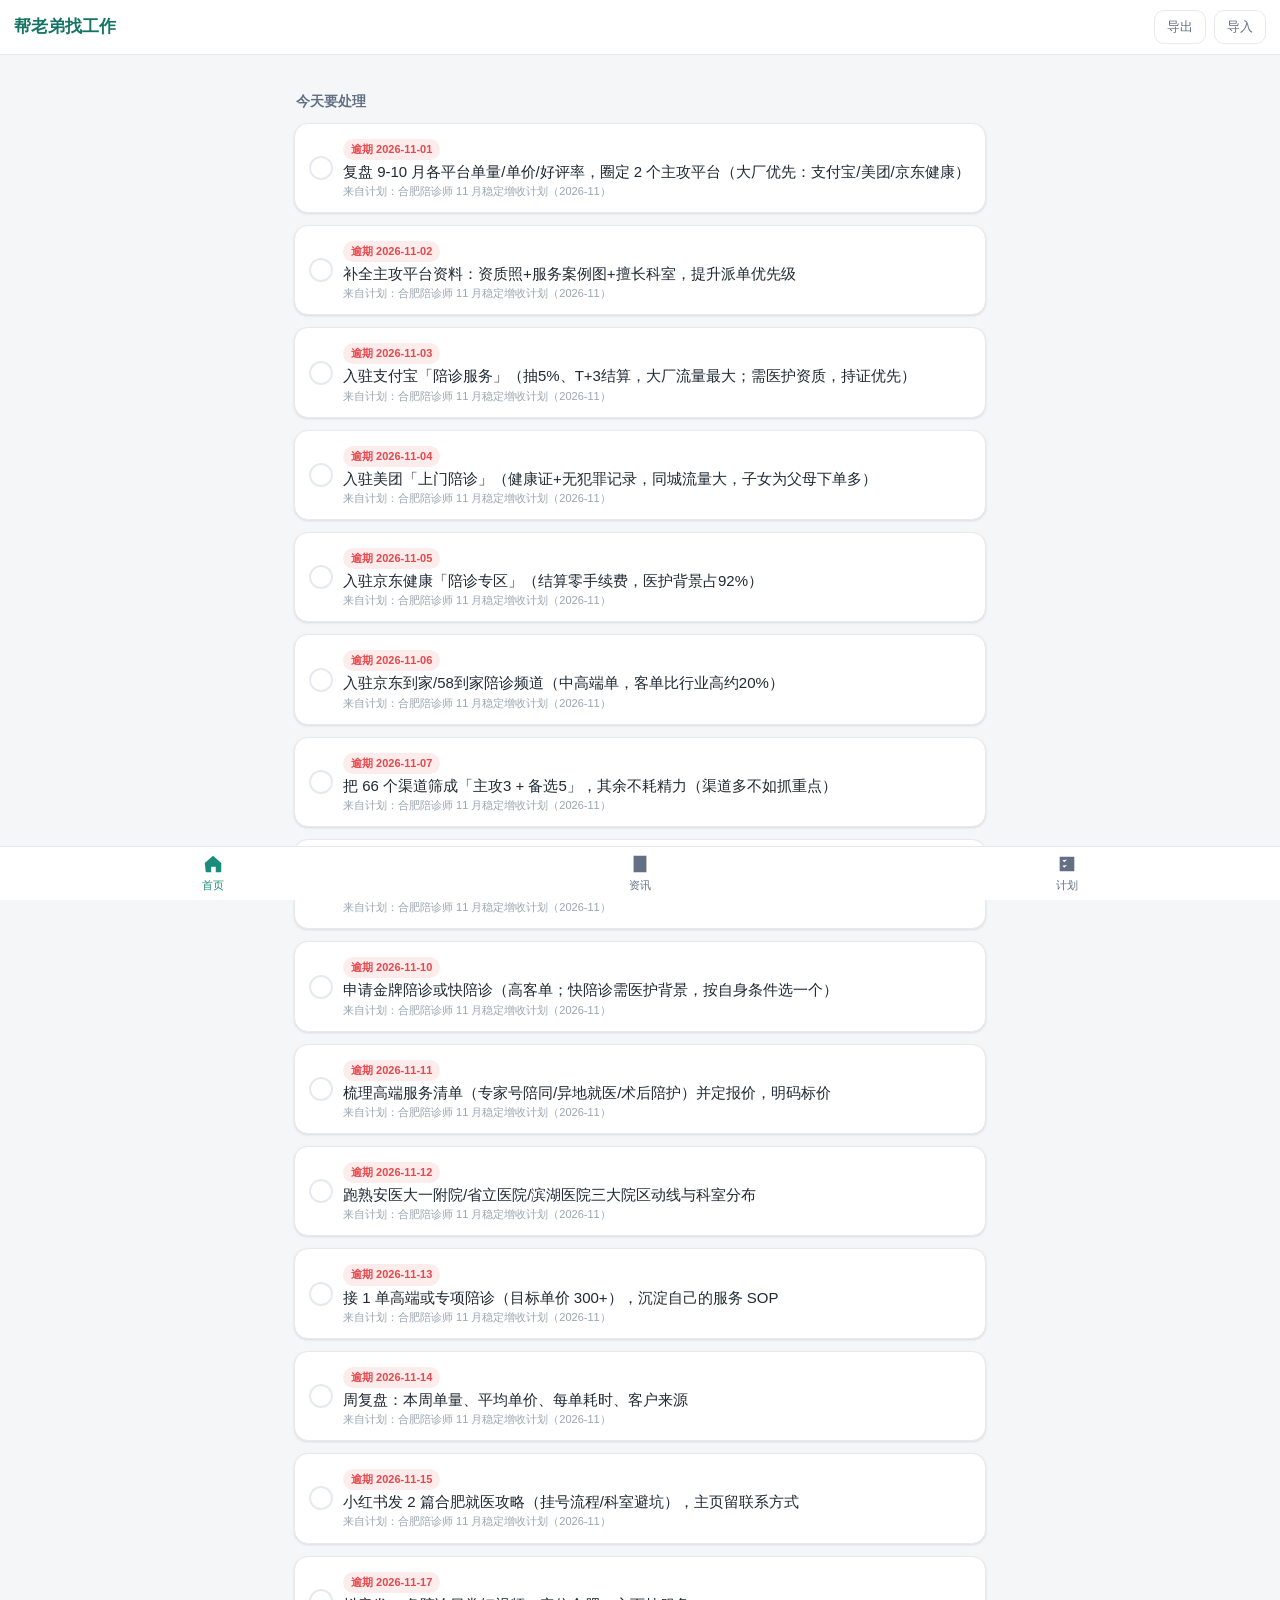
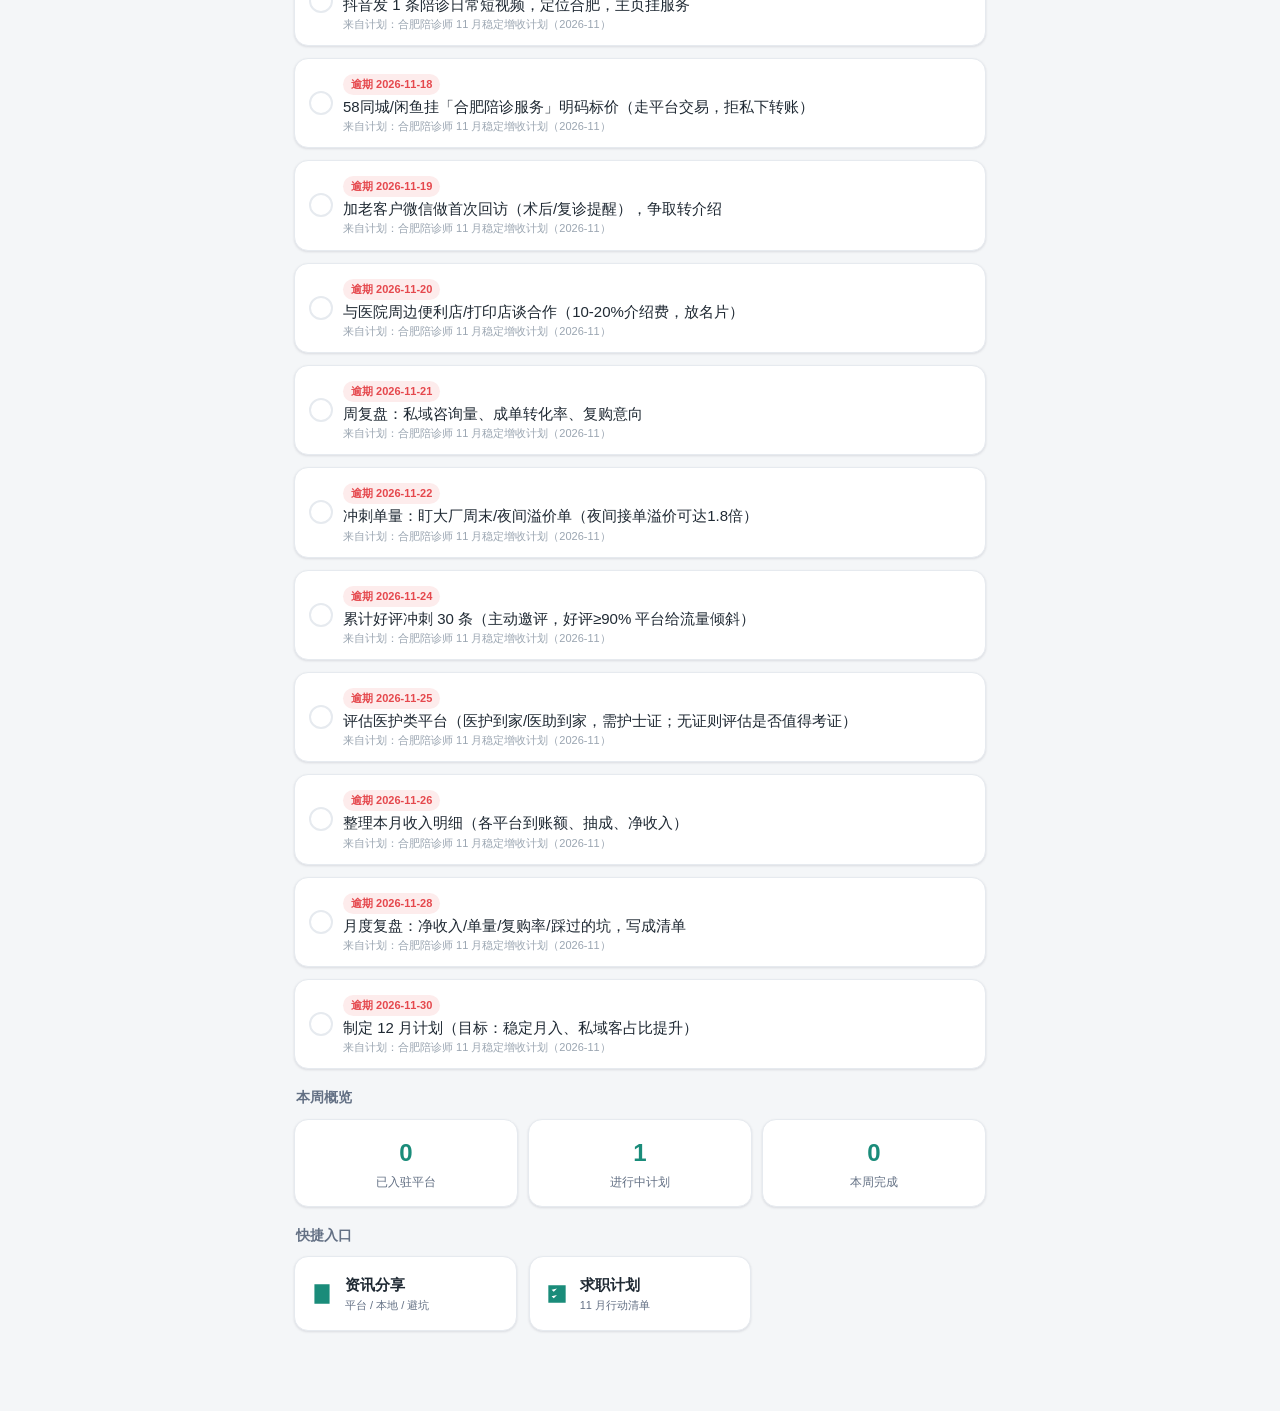
<file: index.html>
<!DOCTYPE html>
<html lang="zh-CN">
<head>
  <meta charset="UTF-8">
  <meta name="viewport" content="width=device-width, initial-scale=1, viewport-fit=cover">
  <meta name="theme-color" content="#1A8C7A">
  <title>帮老弟找工作 · 首页</title>
  <link rel="stylesheet" href="assets/css/base.css">
  <link rel="stylesheet" href="assets/css/layout.css">
  <link rel="stylesheet" href="assets/css/components.css">
</head>
<body>
  <!-- 顶部栏：标题 + 备份（首屏可见） -->
  <header class="topbar">
    <div class="topbar__title">帮老弟找工作</div>
    <div class="topbar__actions">
      <button class="iconbtn" id="btnExport">导出</button>
      <button class="iconbtn" id="btnImport">导入</button>
    </div>
  </header>

  <main class="container">
    <!-- 今天要处理：逾期+今日任务置顶 -->
    <section class="section">
      <div class="section__title">今天要处理</div>
      <div id="todayList"></div>
    </section>

    <!-- 统计卡 -->
    <section class="section">
      <div class="section__title">本周概览</div>
      <div class="grid3">
        <div class="stat"><div class="stat__num" id="statJoined">0</div><div class="stat__label">已入驻平台</div></div>
        <div class="stat"><div class="stat__num" id="statActive">0</div><div class="stat__label">进行中计划</div></div>
        <div class="stat"><div class="stat__num" id="statWeek">0</div><div class="stat__label">本周完成</div></div>
      </div>
    </section>

    <!-- 快捷入口 -->
    <section class="section">
      <div class="section__title">快捷入口</div>
      <div class="quick">
        <a class="quick__item" href="info.html">
          <svg viewBox="0 0 24 24"><path d="M5 3h14v18H5zM8 7h8v2H8zM8 11h8v2H8zM8 15h5v2H8z"/></svg>
          <div><b>资讯分享</b><span>平台 / 本地 / 避坑</span></div>
        </a>
        <a class="quick__item" href="plan.html">
          <svg viewBox="0 0 24 24"><path d="M4 4h16v16H4zM7 8l2 2 3-3M7 14l2 2 3-3M14 9h3v2h-3zM14 15h3v2h-3z"/></svg>
          <div><b>求职计划</b><span>11 月行动清单</span></div>
        </a>
      </div>
    </section>
  </main>

  <!-- 隐藏的导入文件框（app.js 触发） -->
  <input type="file" id="fileImport" accept="application/json" style="display:none">

  <!-- 底部 Tab 导航 -->
  <nav class="tabbar">
    <a class="tab" data-nav="home" href="index.html"><svg viewBox="0 0 24 24"><path d="M3 11l9-8 9 8v9a1 1 0 0 1-1 1h-5v-6H10v6H5a1 1 0 0 1-1-1z"/></svg><span>首页</span></a>
    <a class="tab" data-nav="info" href="info.html"><svg viewBox="0 0 24 24"><path d="M5 3h14v18H5zM8 7h8v2H8zM8 11h8v2H8zM8 15h5v2H8z"/></svg><span>资讯</span></a>
    <a class="tab" data-nav="plan" href="plan.html"><svg viewBox="0 0 24 24"><path d="M4 4h16v16H4zM7 8l2 2 3-3M7 14l2 2 3-3M14 9h3v2h-3zM14 15h3v2h-3z"/></svg><span>计划</span></a>
  </nav>

  <script src="assets/js/store.js"></script>
  <script src="assets/js/app.js"></script>
  <script src="assets/js/home.js"></script>
</body>
</html>
</file>
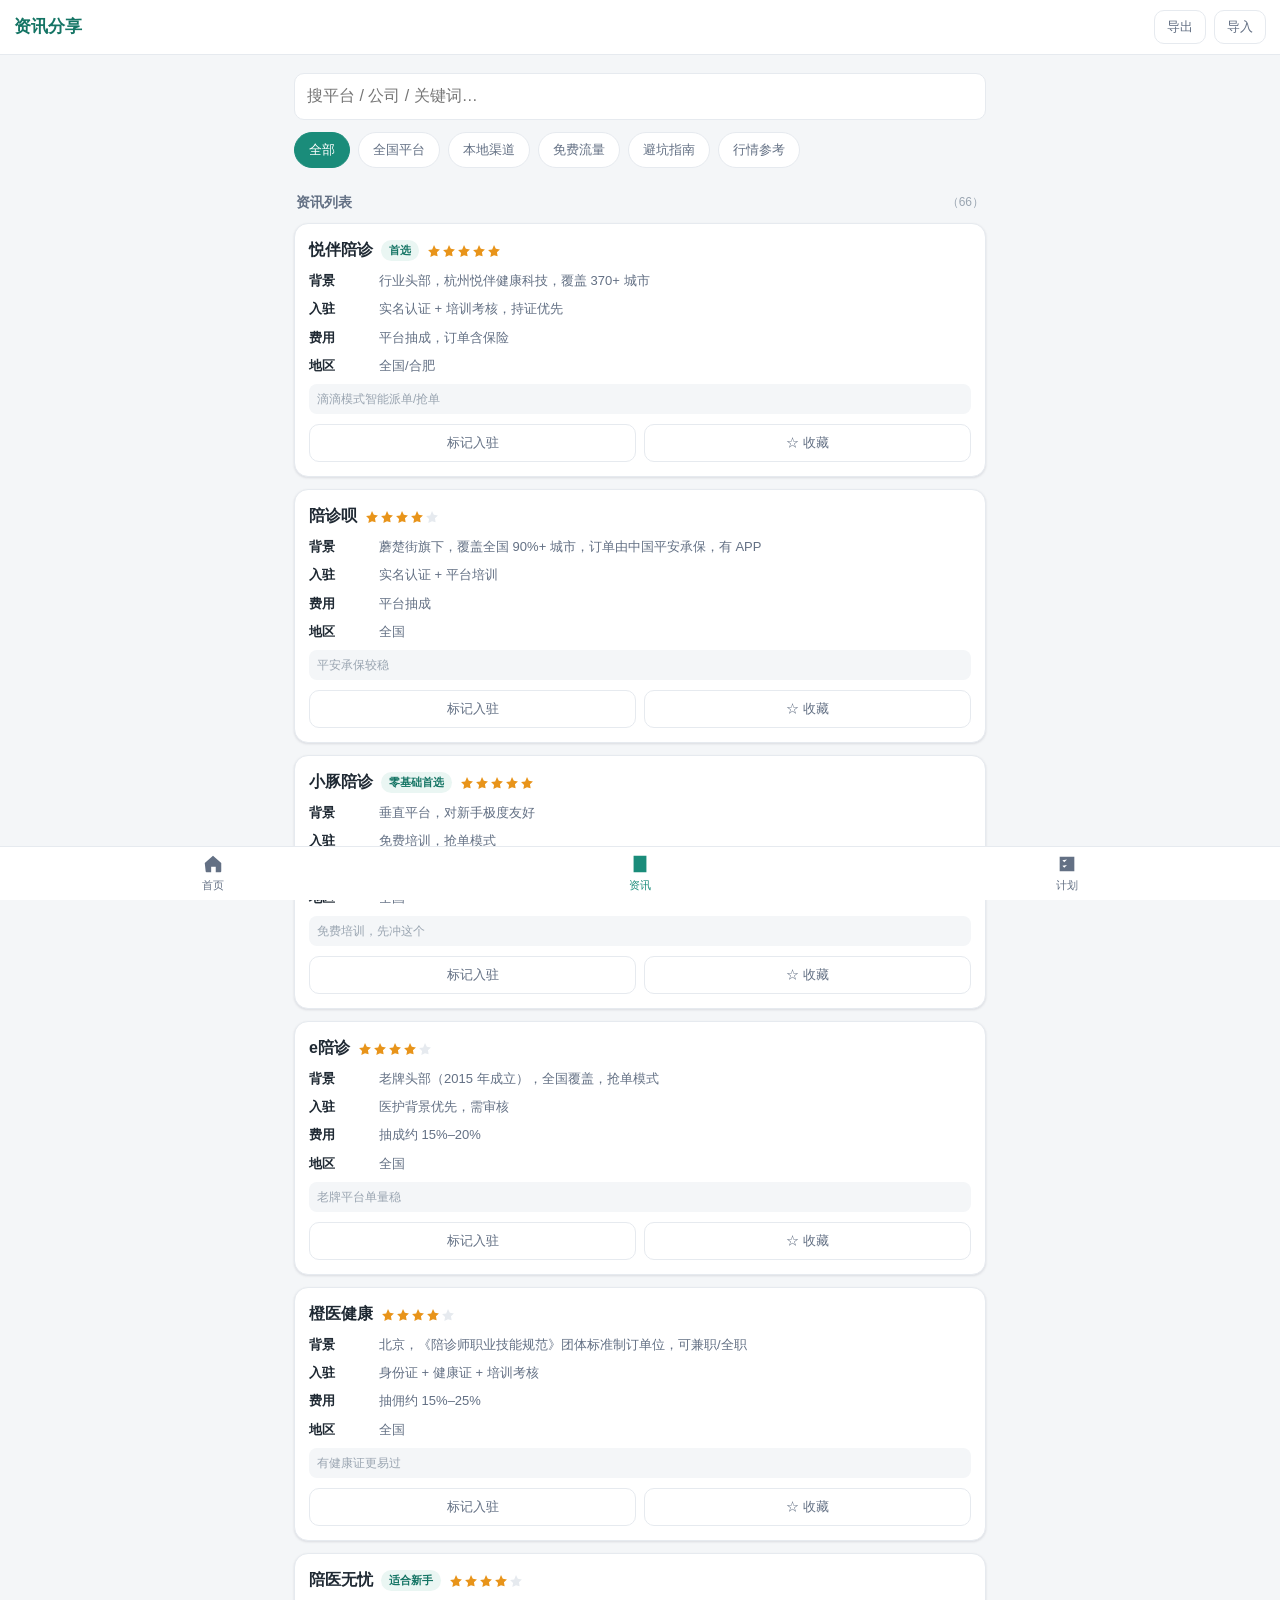
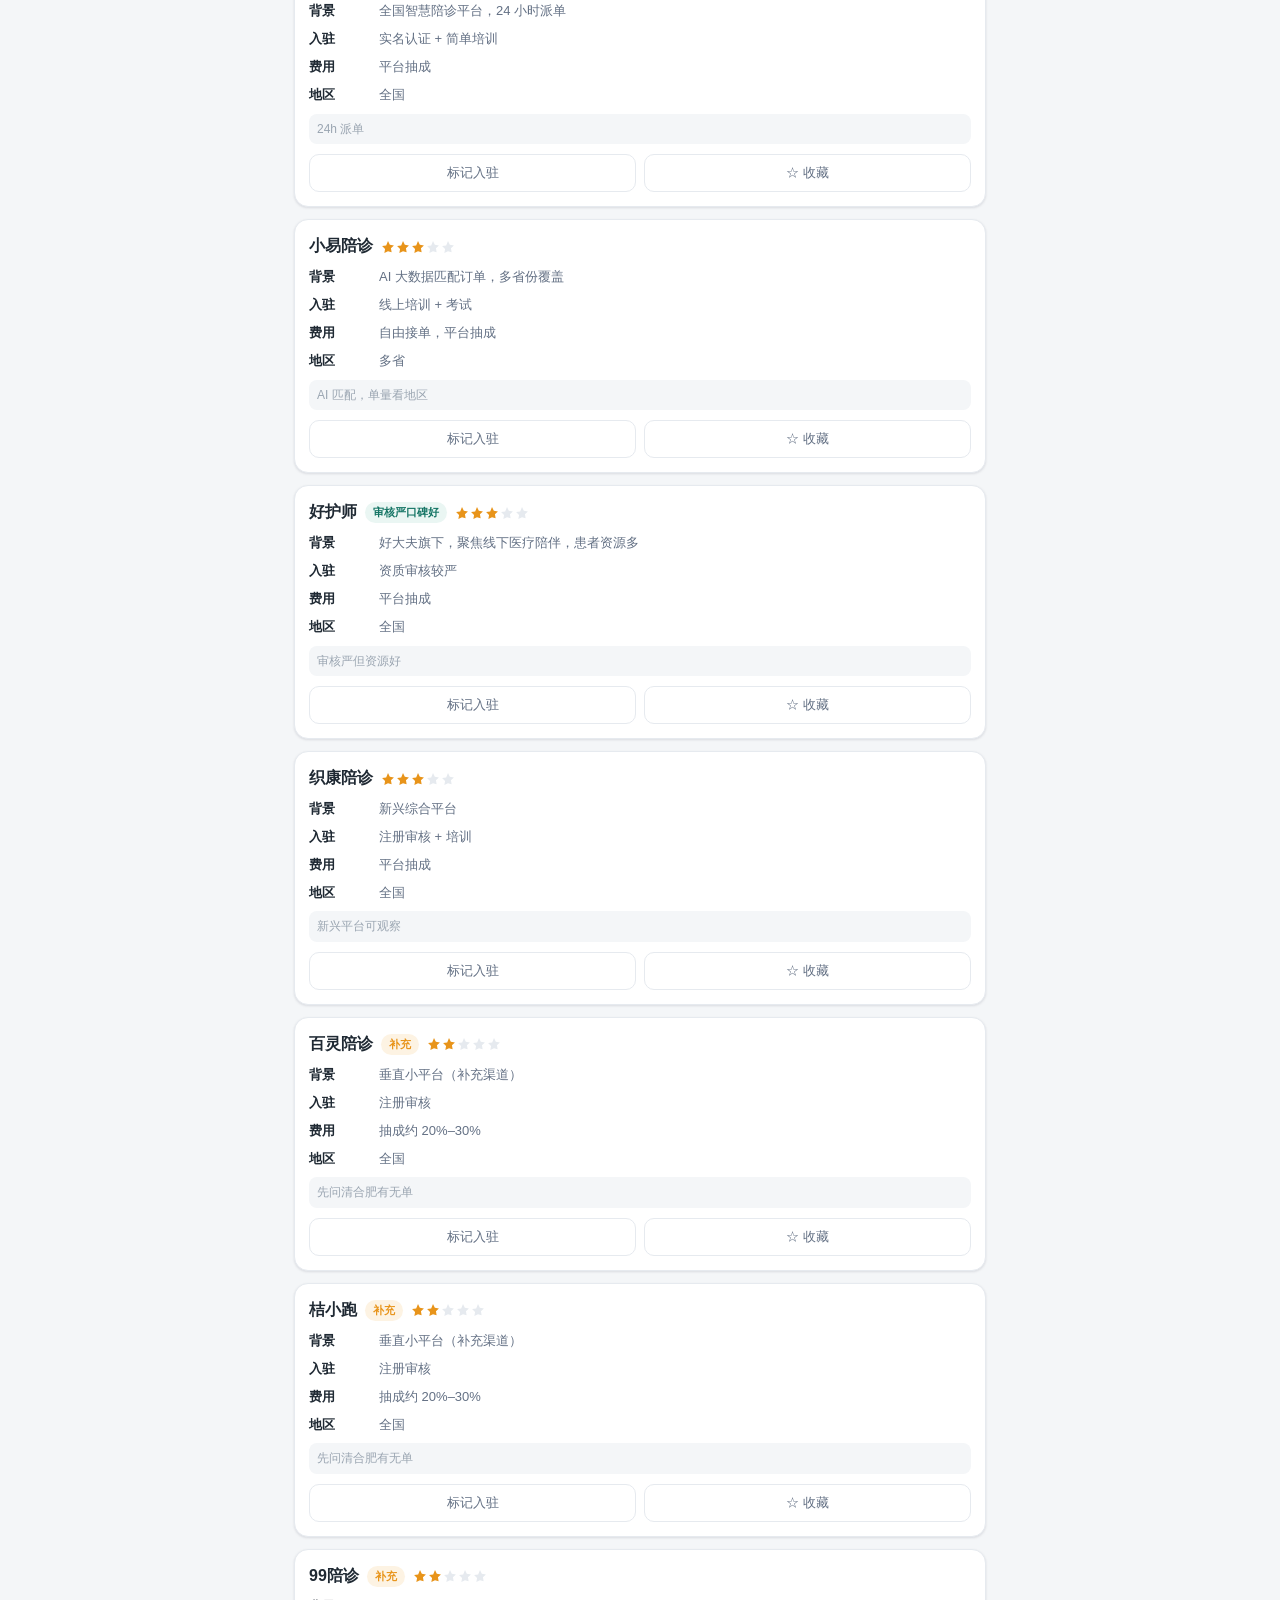
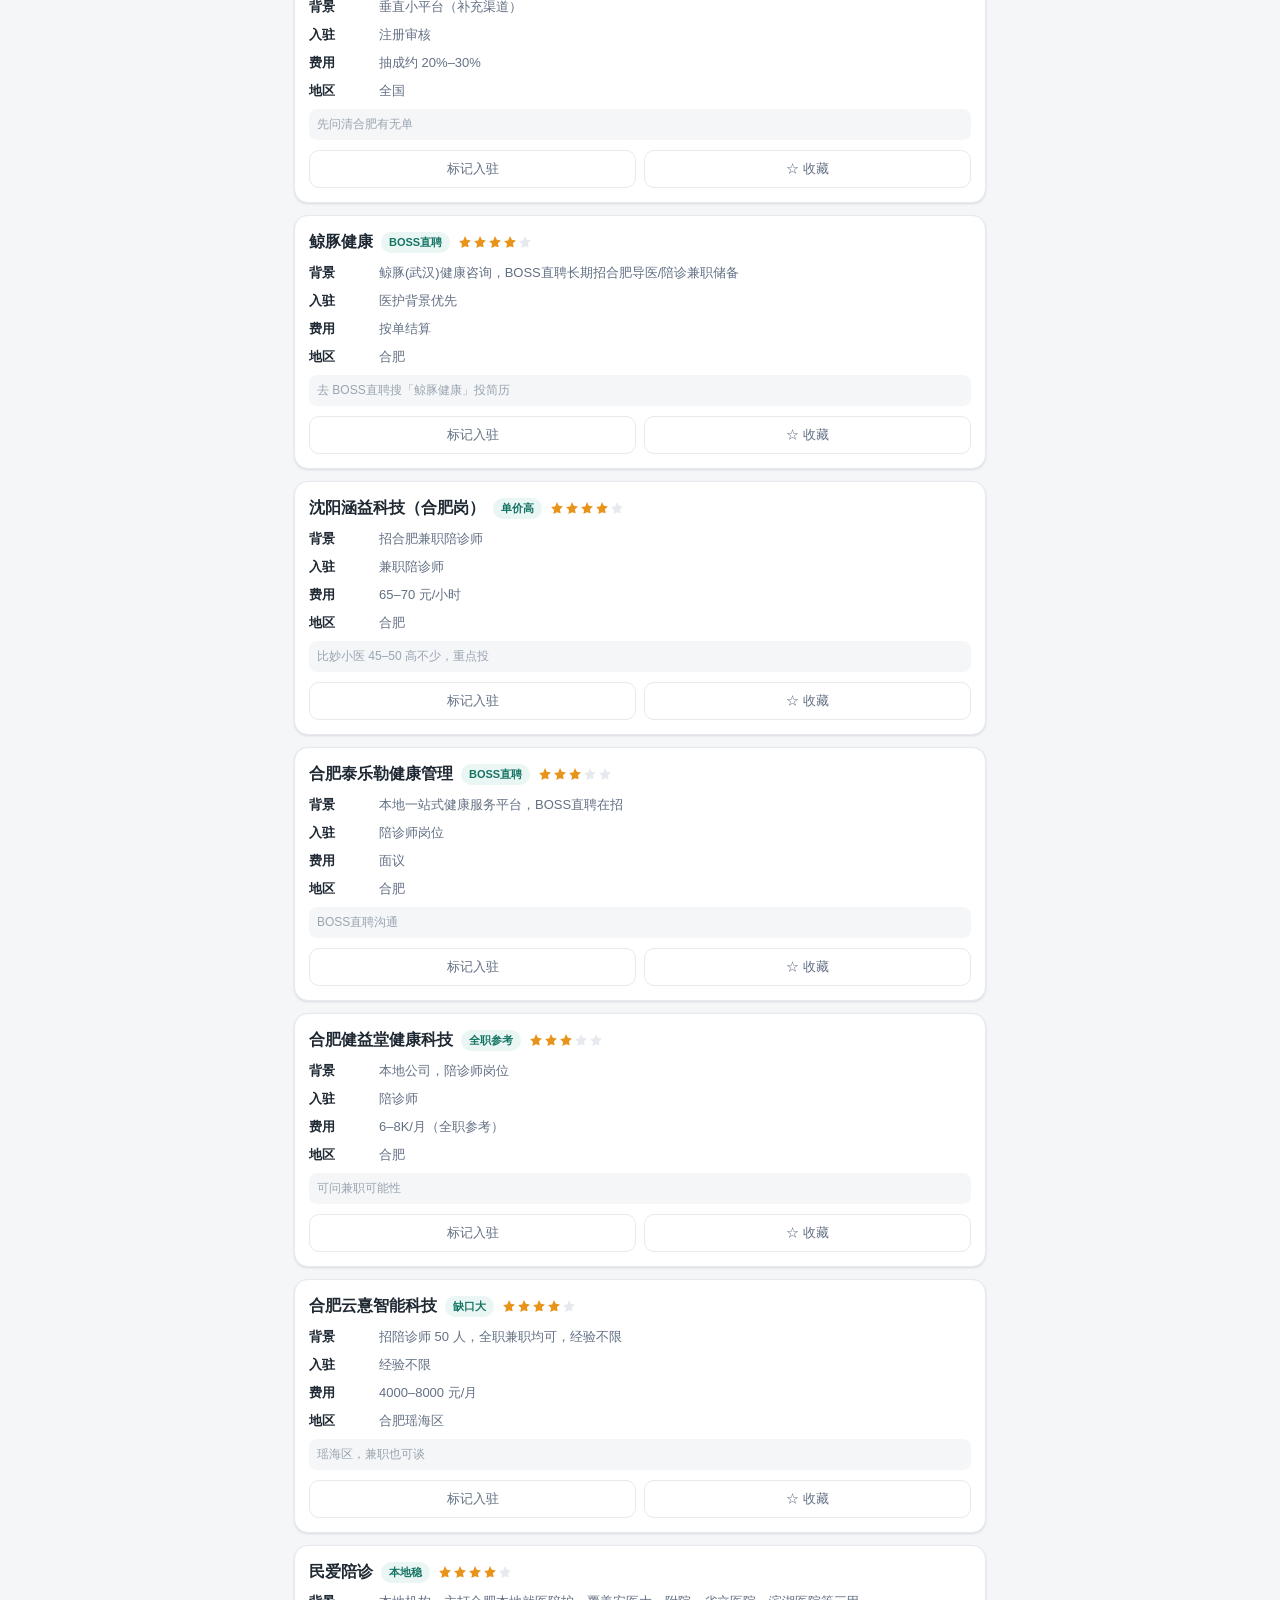
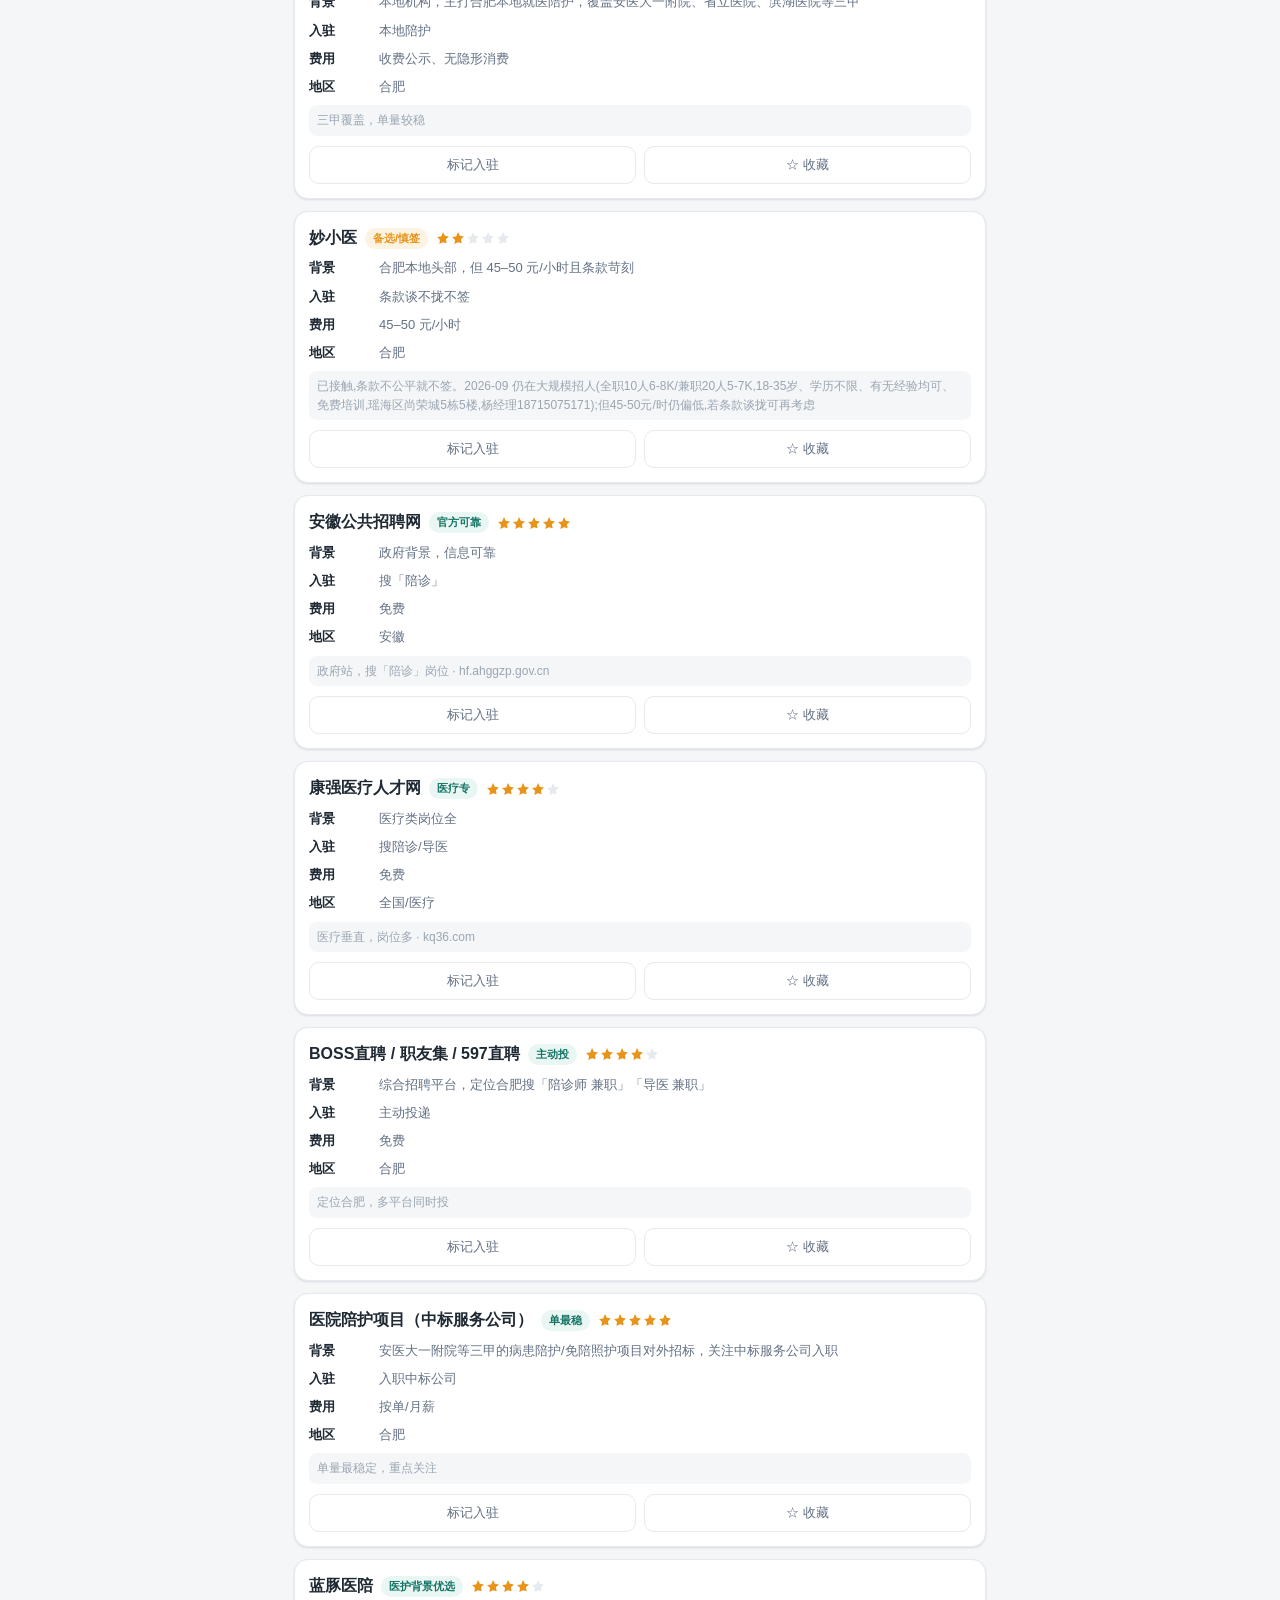
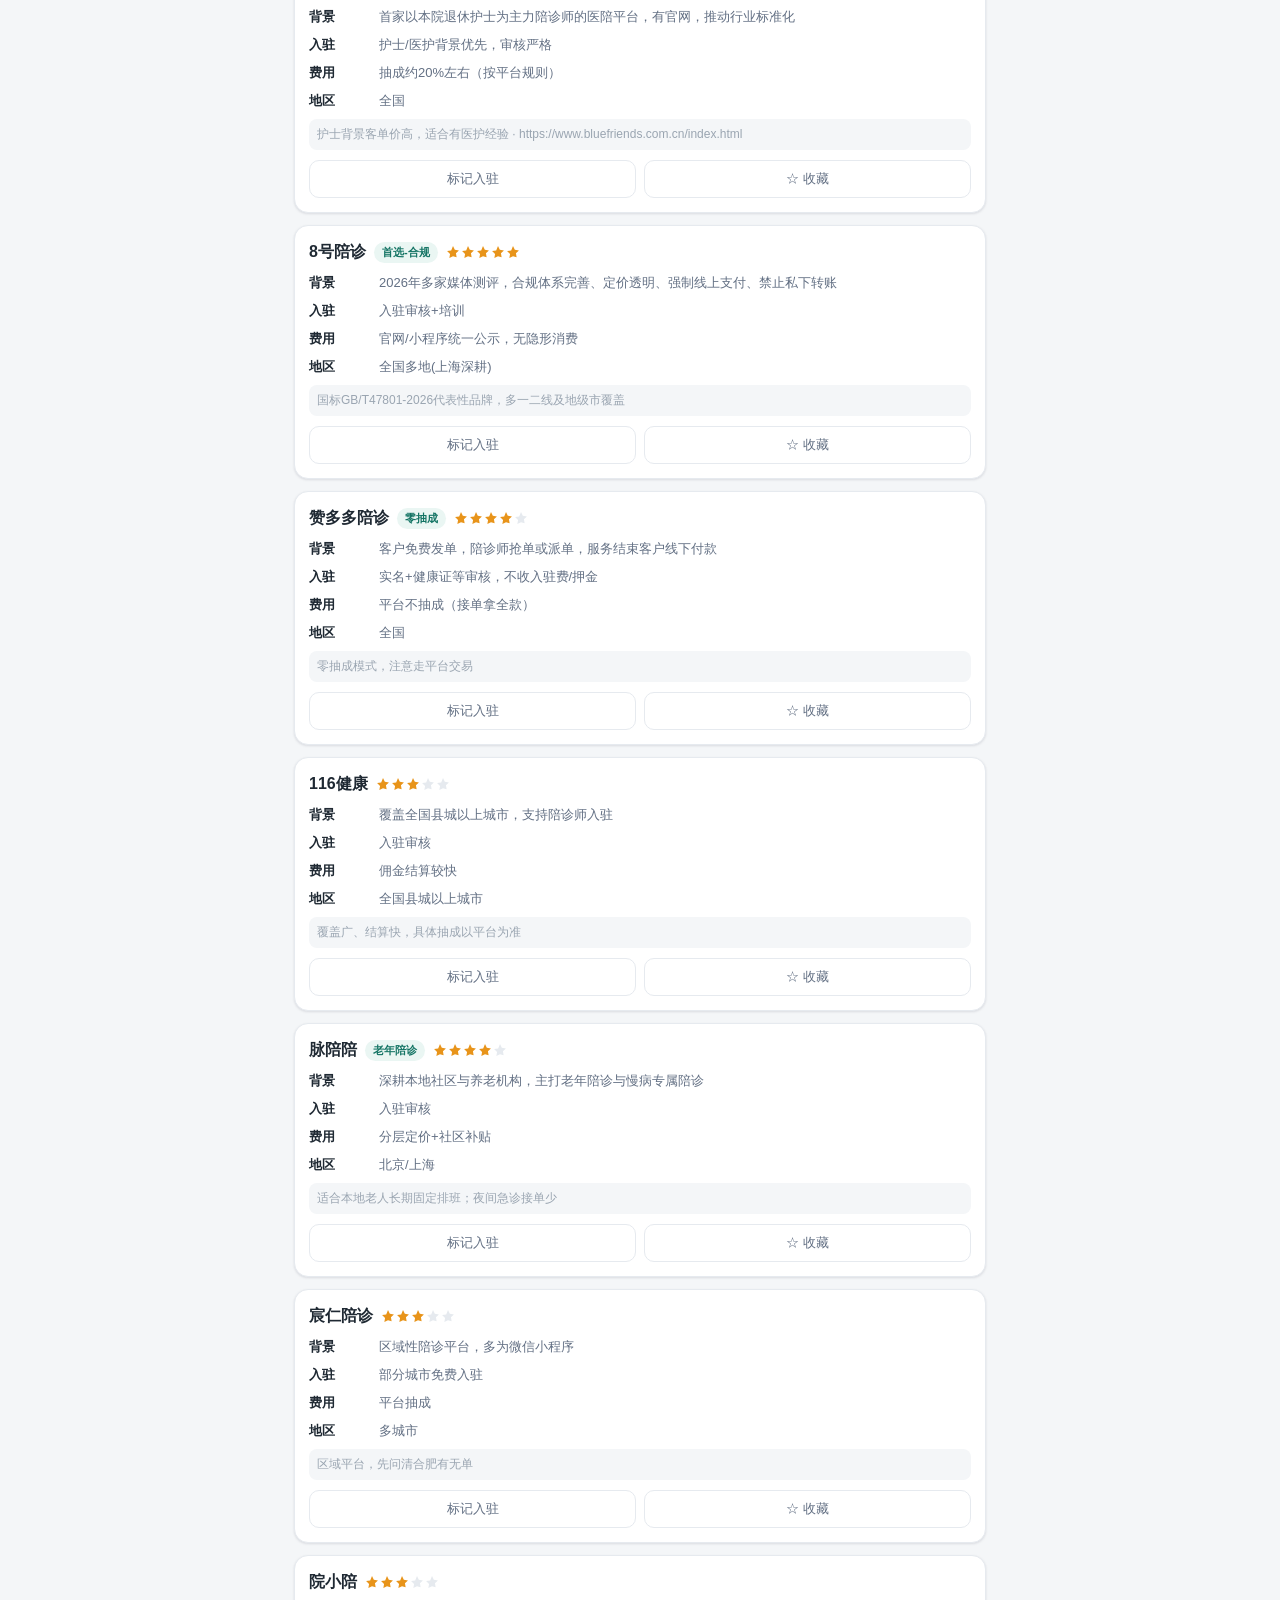
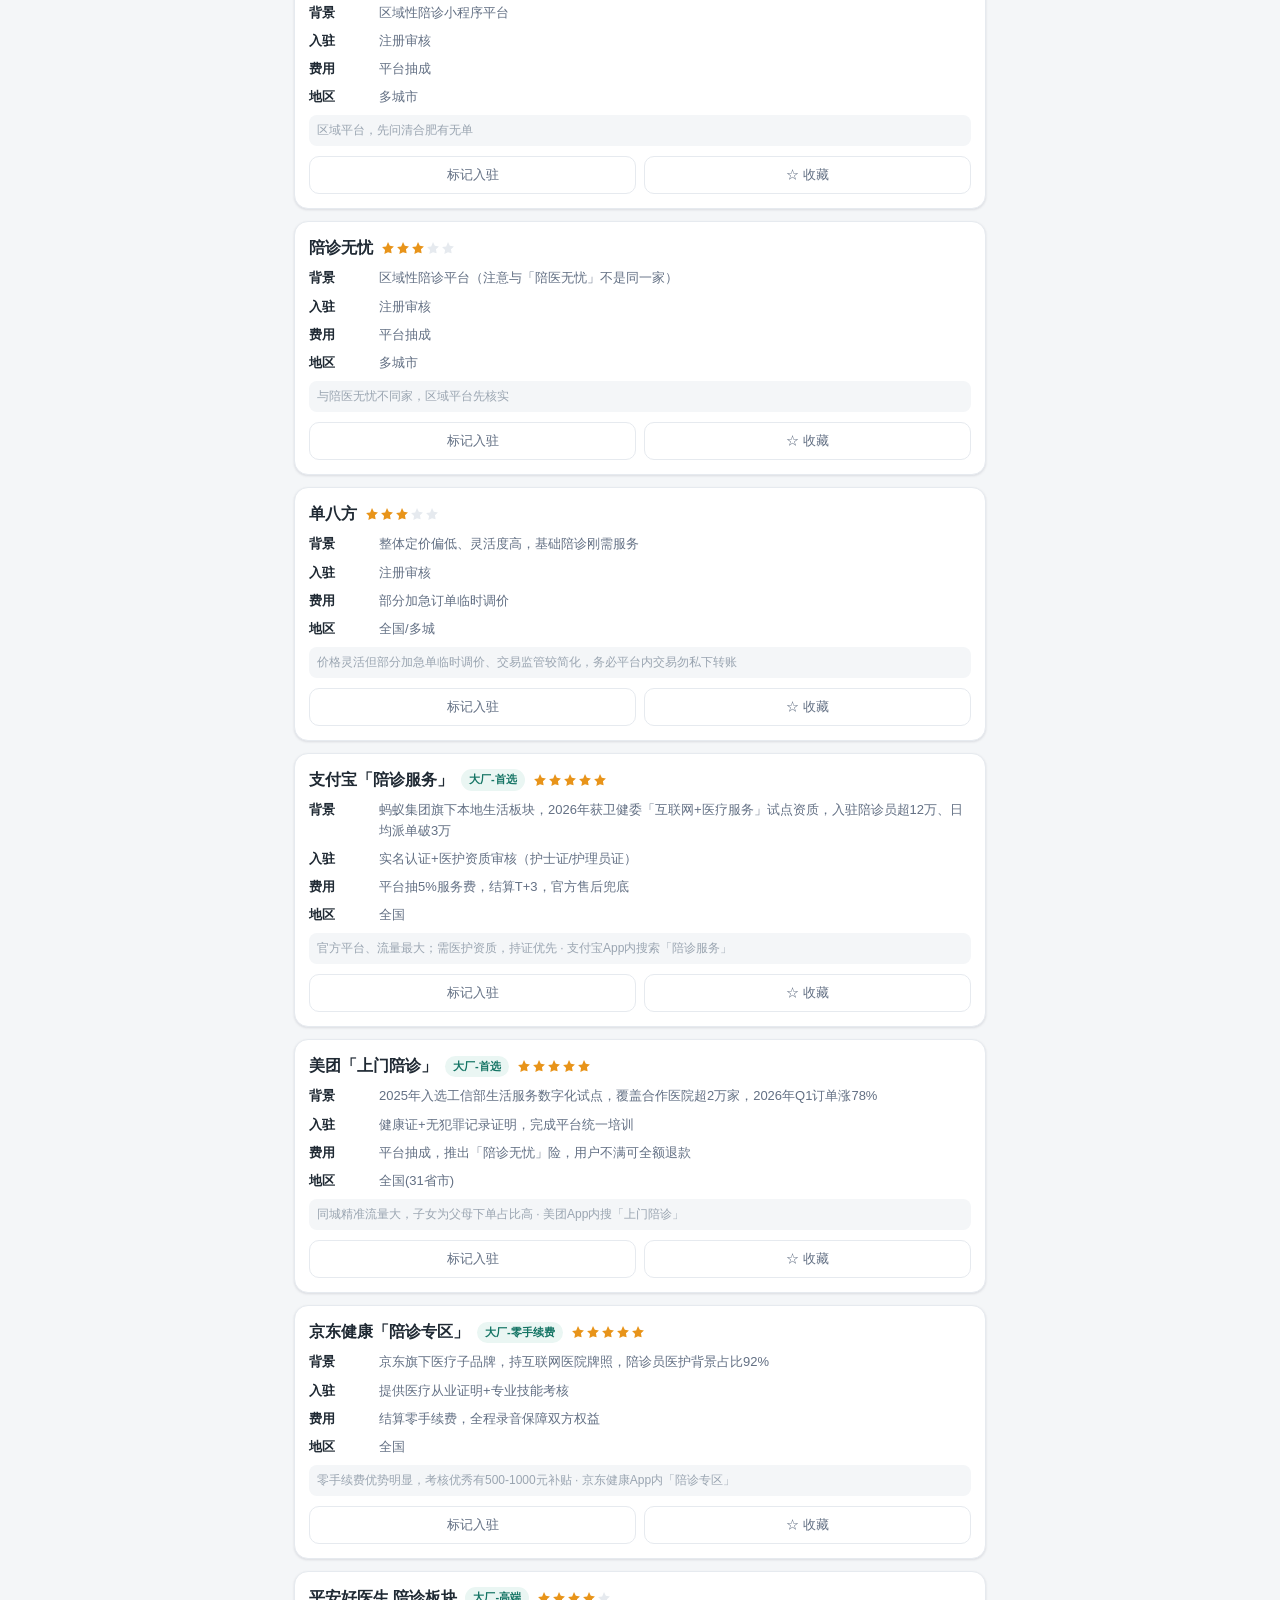
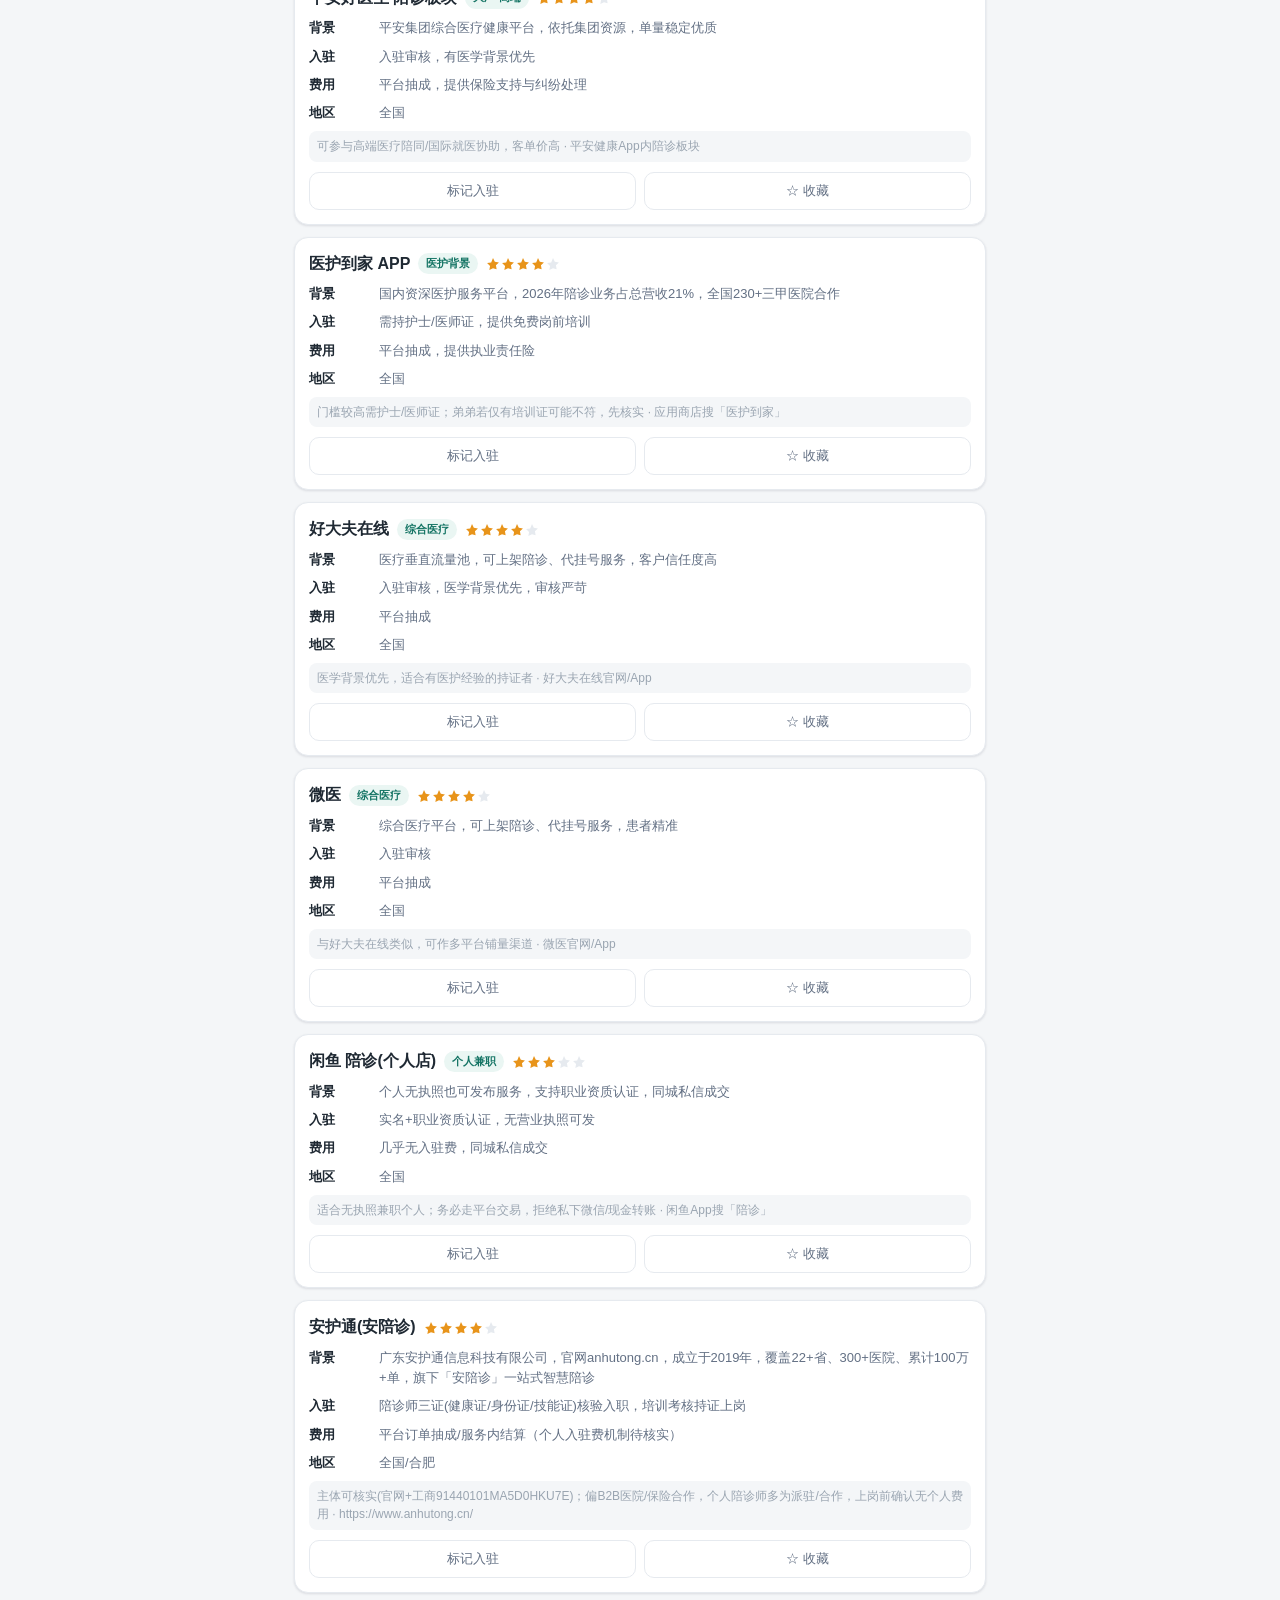
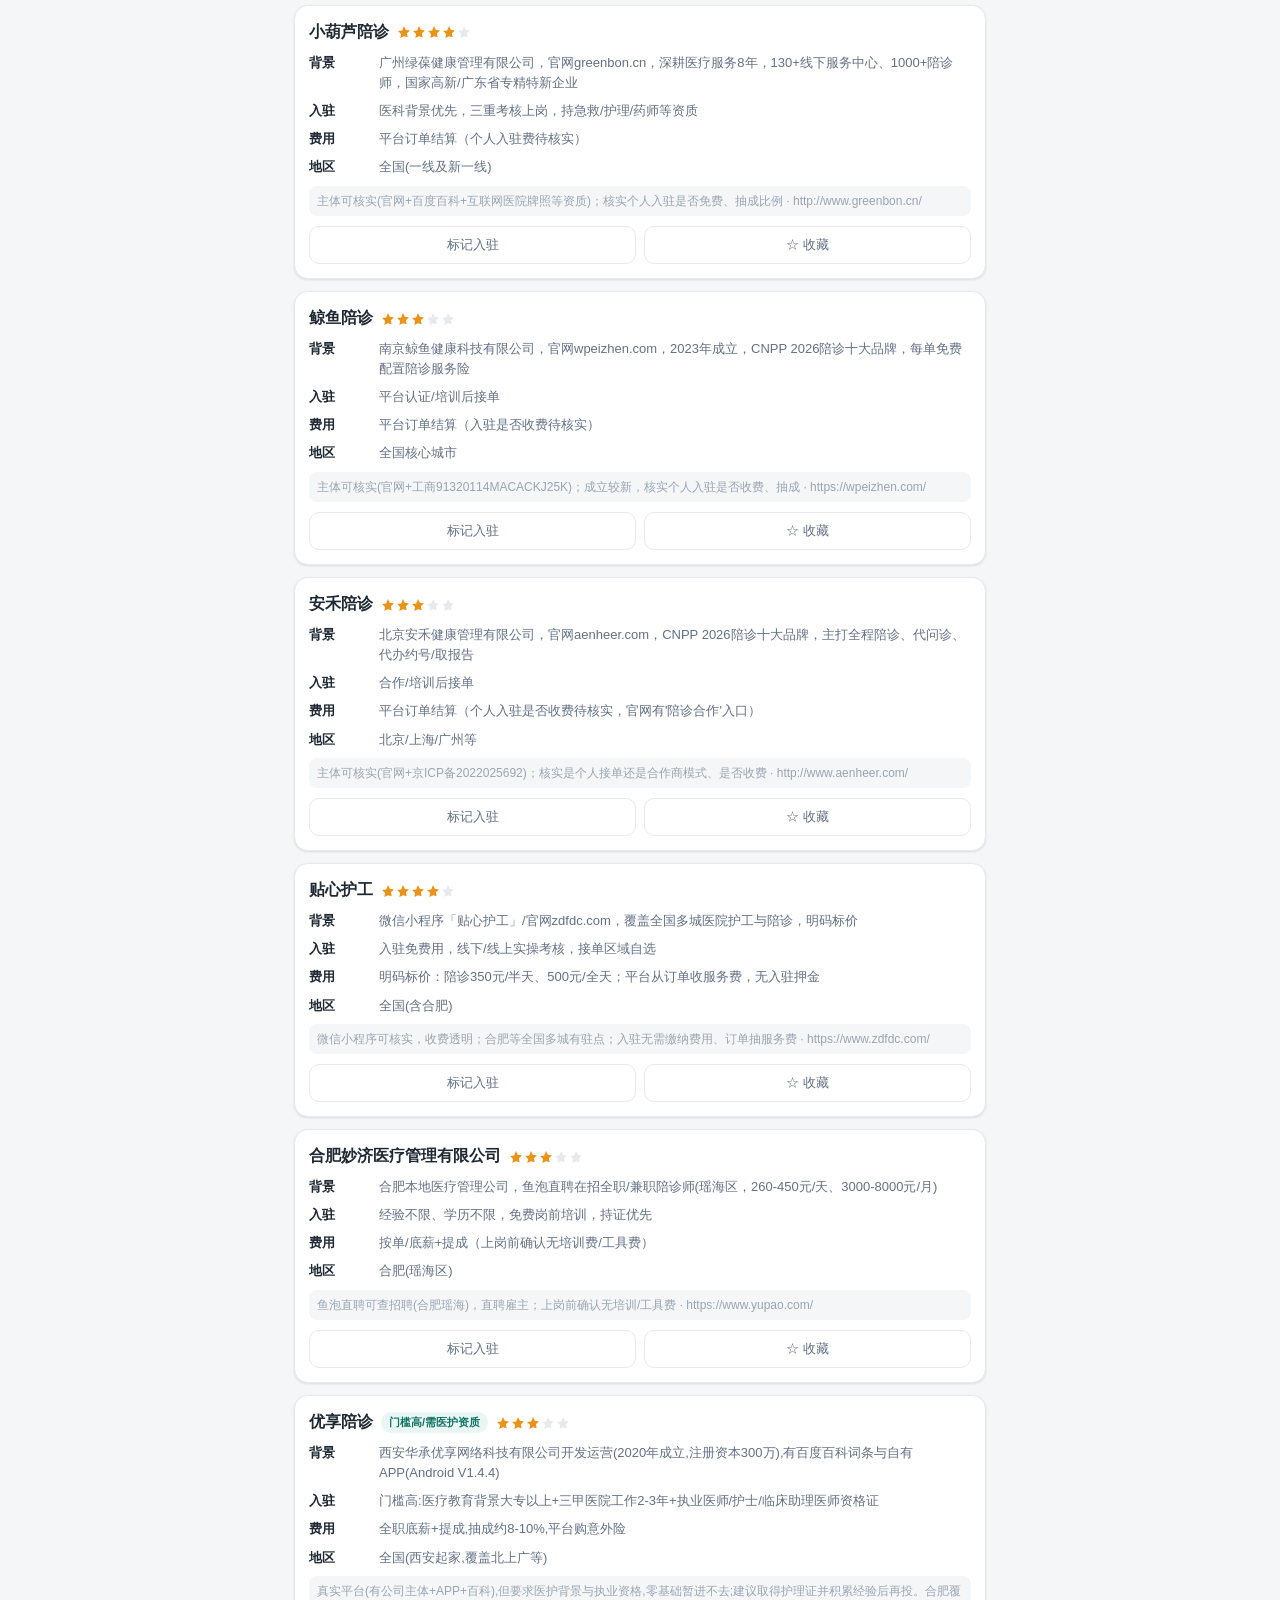
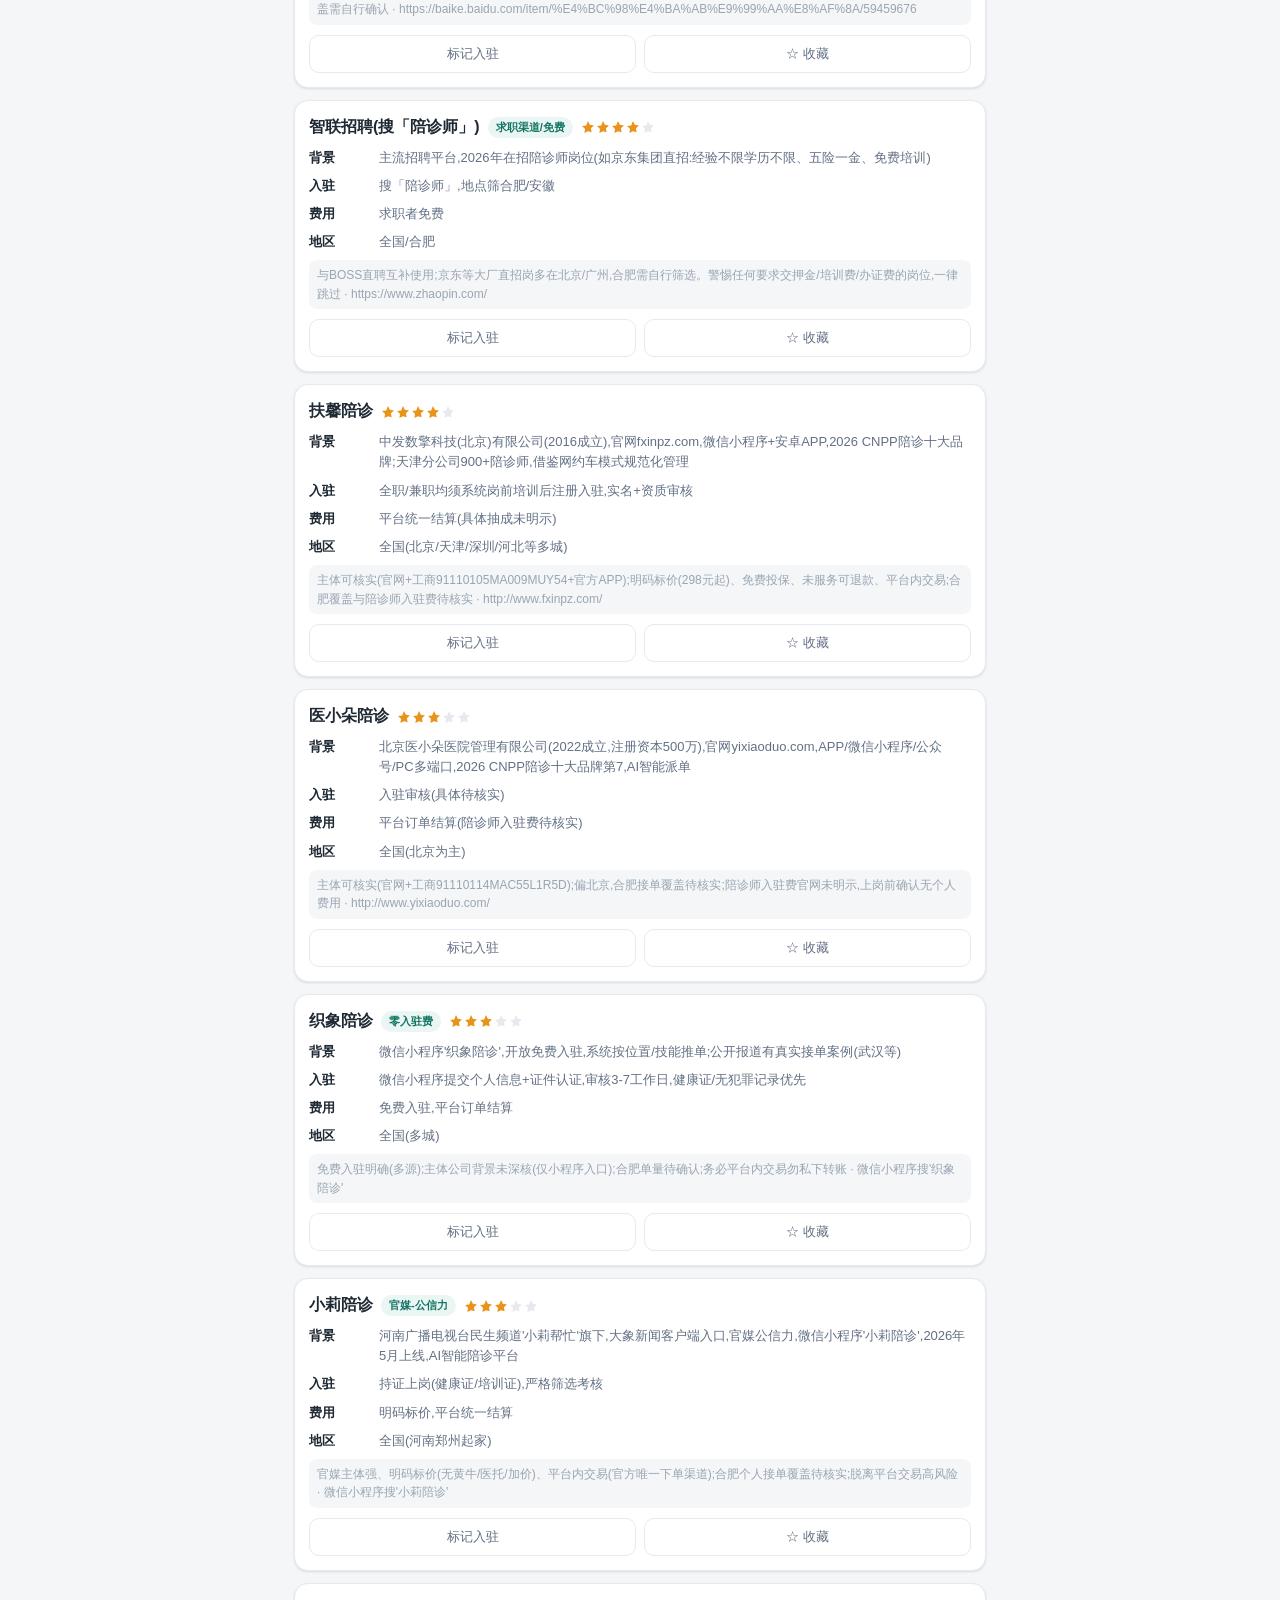
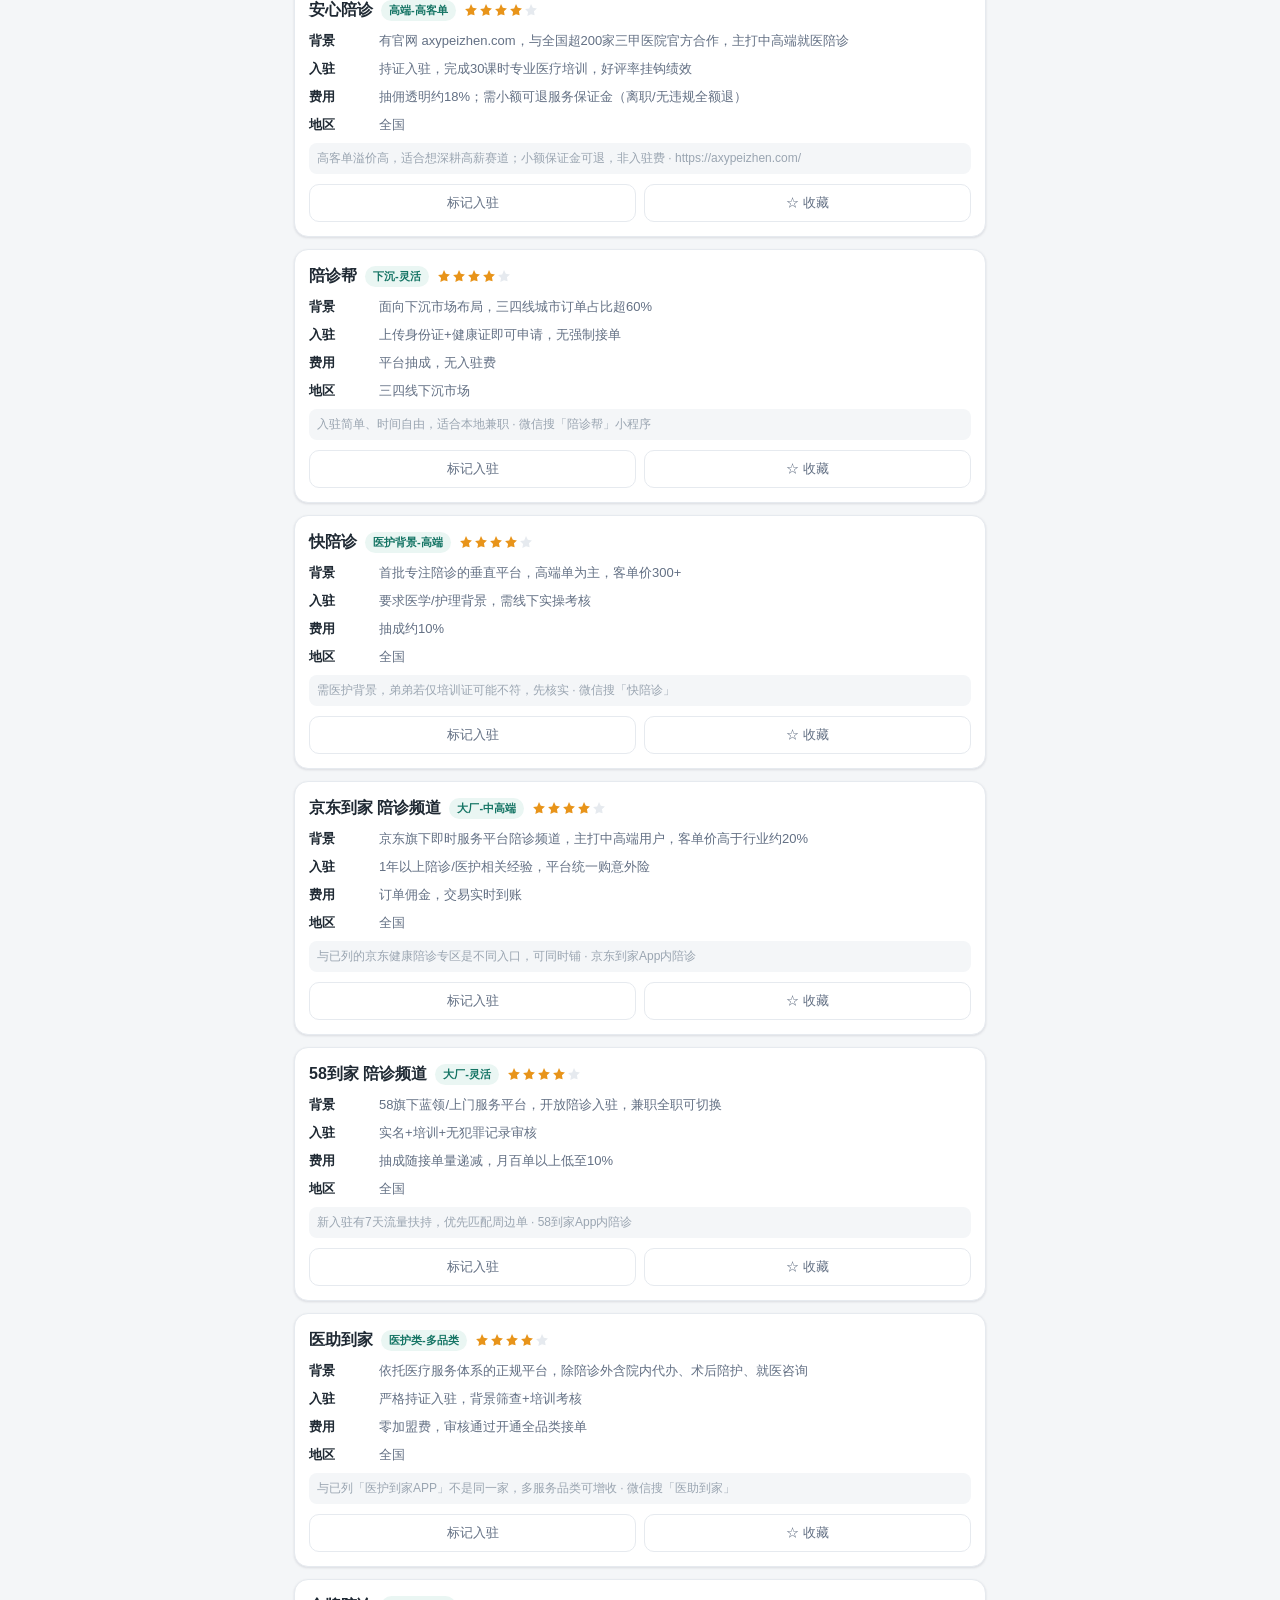
<file: info.html>
<!DOCTYPE html>
<html lang="zh-CN">
<head>
  <meta charset="UTF-8">
  <meta name="viewport" content="width=device-width, initial-scale=1, viewport-fit=cover">
  <meta name="theme-color" content="#1A8C7A">
  <title>帮老弟找工作 · 资讯分享</title>
  <link rel="stylesheet" href="assets/css/base.css">
  <link rel="stylesheet" href="assets/css/layout.css">
  <link rel="stylesheet" href="assets/css/components.css">
</head>
<body>
  <header class="topbar">
    <div class="topbar__title">资讯分享</div>
    <div class="topbar__actions">
      <button class="iconbtn" id="btnExport">导出</button>
      <button class="iconbtn" id="btnImport">导入</button>
    </div>
  </header>

  <main class="container">
    <!-- 搜索 -->
    <input type="search" id="search" placeholder="搜平台 / 公司 / 关键词…" style="margin-bottom:10px">

    <!-- 分类筛选 -->
    <div class="filters" id="filters"></div>

    <section class="section">
      <div class="section__title">资讯列表 <span class="count" id="infoCount"></span></div>
      <div id="infoList"></div>
    </section>
  </main>

  <input type="file" id="fileImport" accept="application/json" style="display:none">

  <nav class="tabbar">
    <a class="tab" data-nav="home" href="index.html"><svg viewBox="0 0 24 24"><path d="M3 11l9-8 9 8v9a1 1 0 0 1-1 1h-5v-6H10v6H5a1 1 0 0 1-1-1z"/></svg><span>首页</span></a>
    <a class="tab" data-nav="info" href="info.html"><svg viewBox="0 0 24 24"><path d="M5 3h14v18H5zM8 7h8v2H8zM8 11h8v2H8zM8 15h5v2H8z"/></svg><span>资讯</span></a>
    <a class="tab" data-nav="plan" href="plan.html"><svg viewBox="0 0 24 24"><path d="M4 4h16v16H4zM7 8l2 2 3-3M7 14l2 2 3-3M14 9h3v2h-3zM14 15h3v2h-3z"/></svg><span>计划</span></a>
  </nav>

  <!-- 资讯走 data/info.json（fetch 加载，支持轮询自动更新） -->
  <script src="assets/js/store.js"></script>
  <script src="assets/js/app.js"></script>
  <script src="assets/js/info.js"></script>
</body>
</html>
</file>
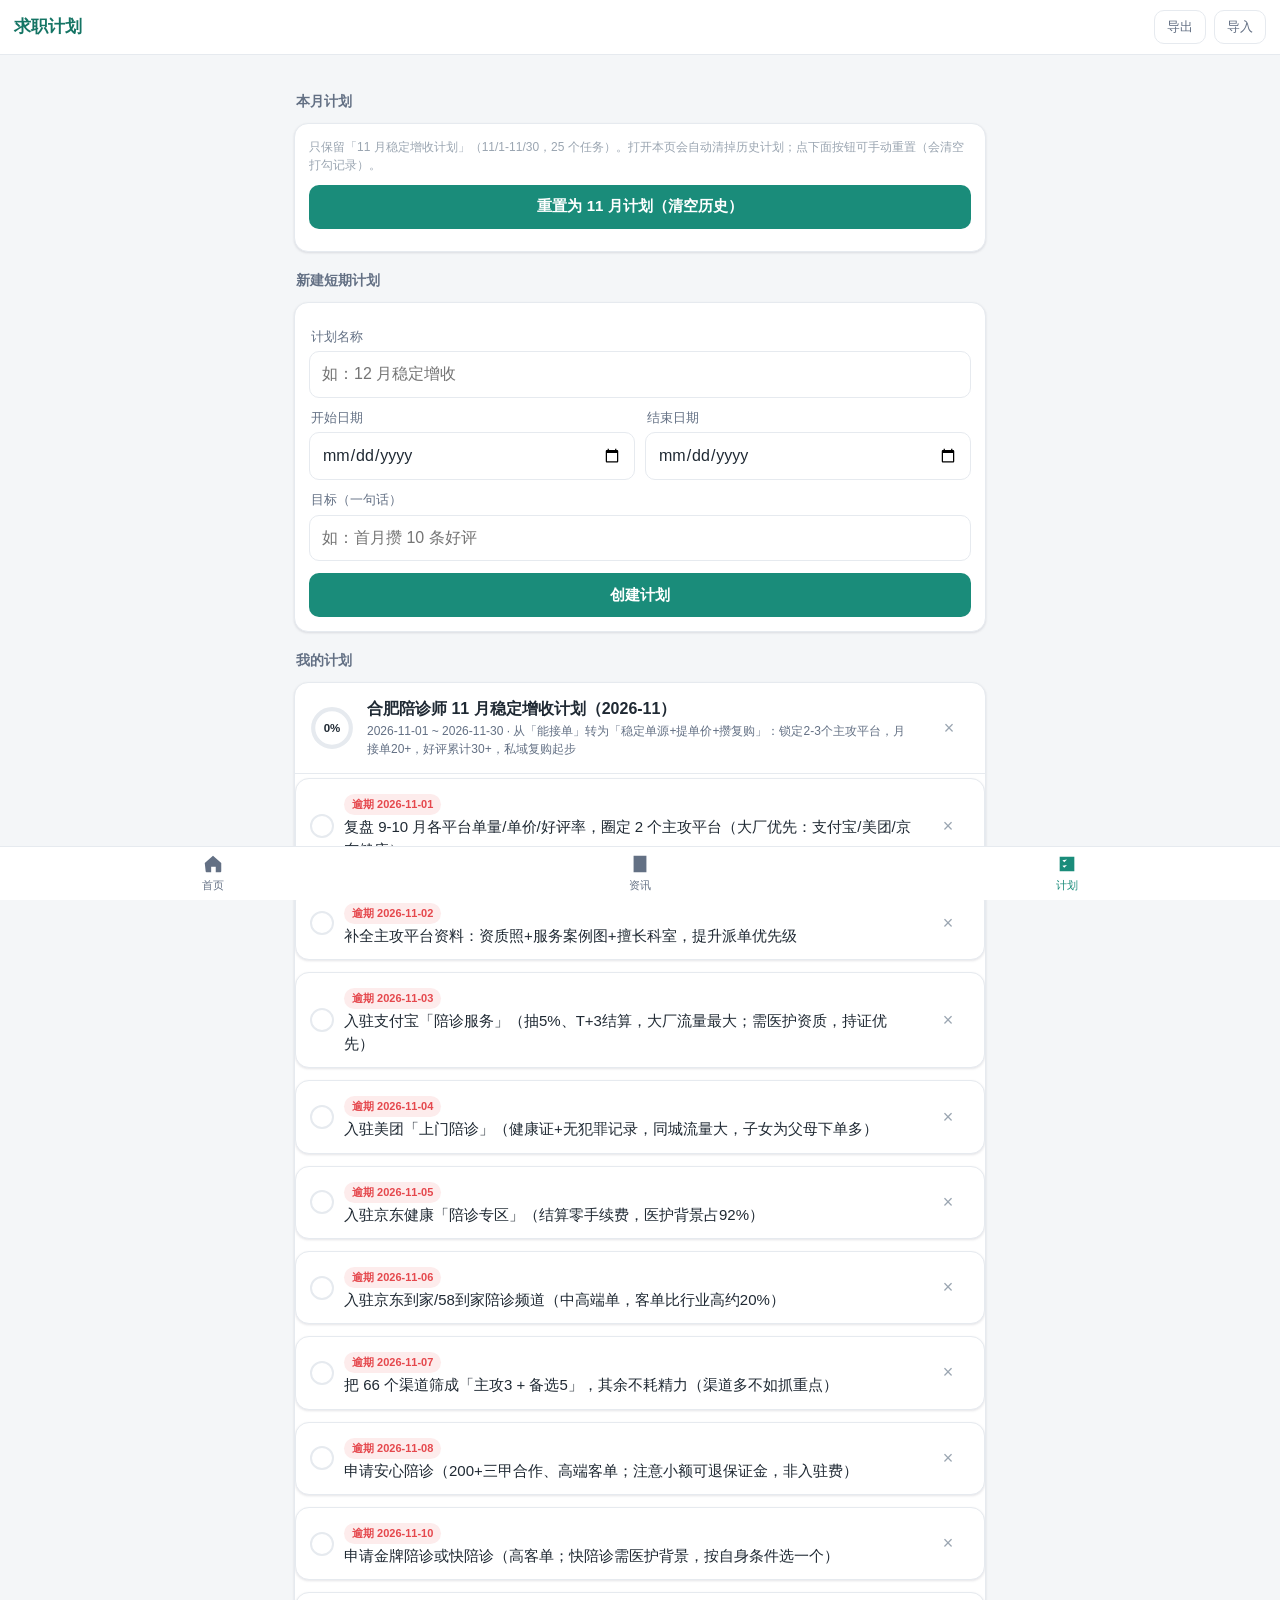
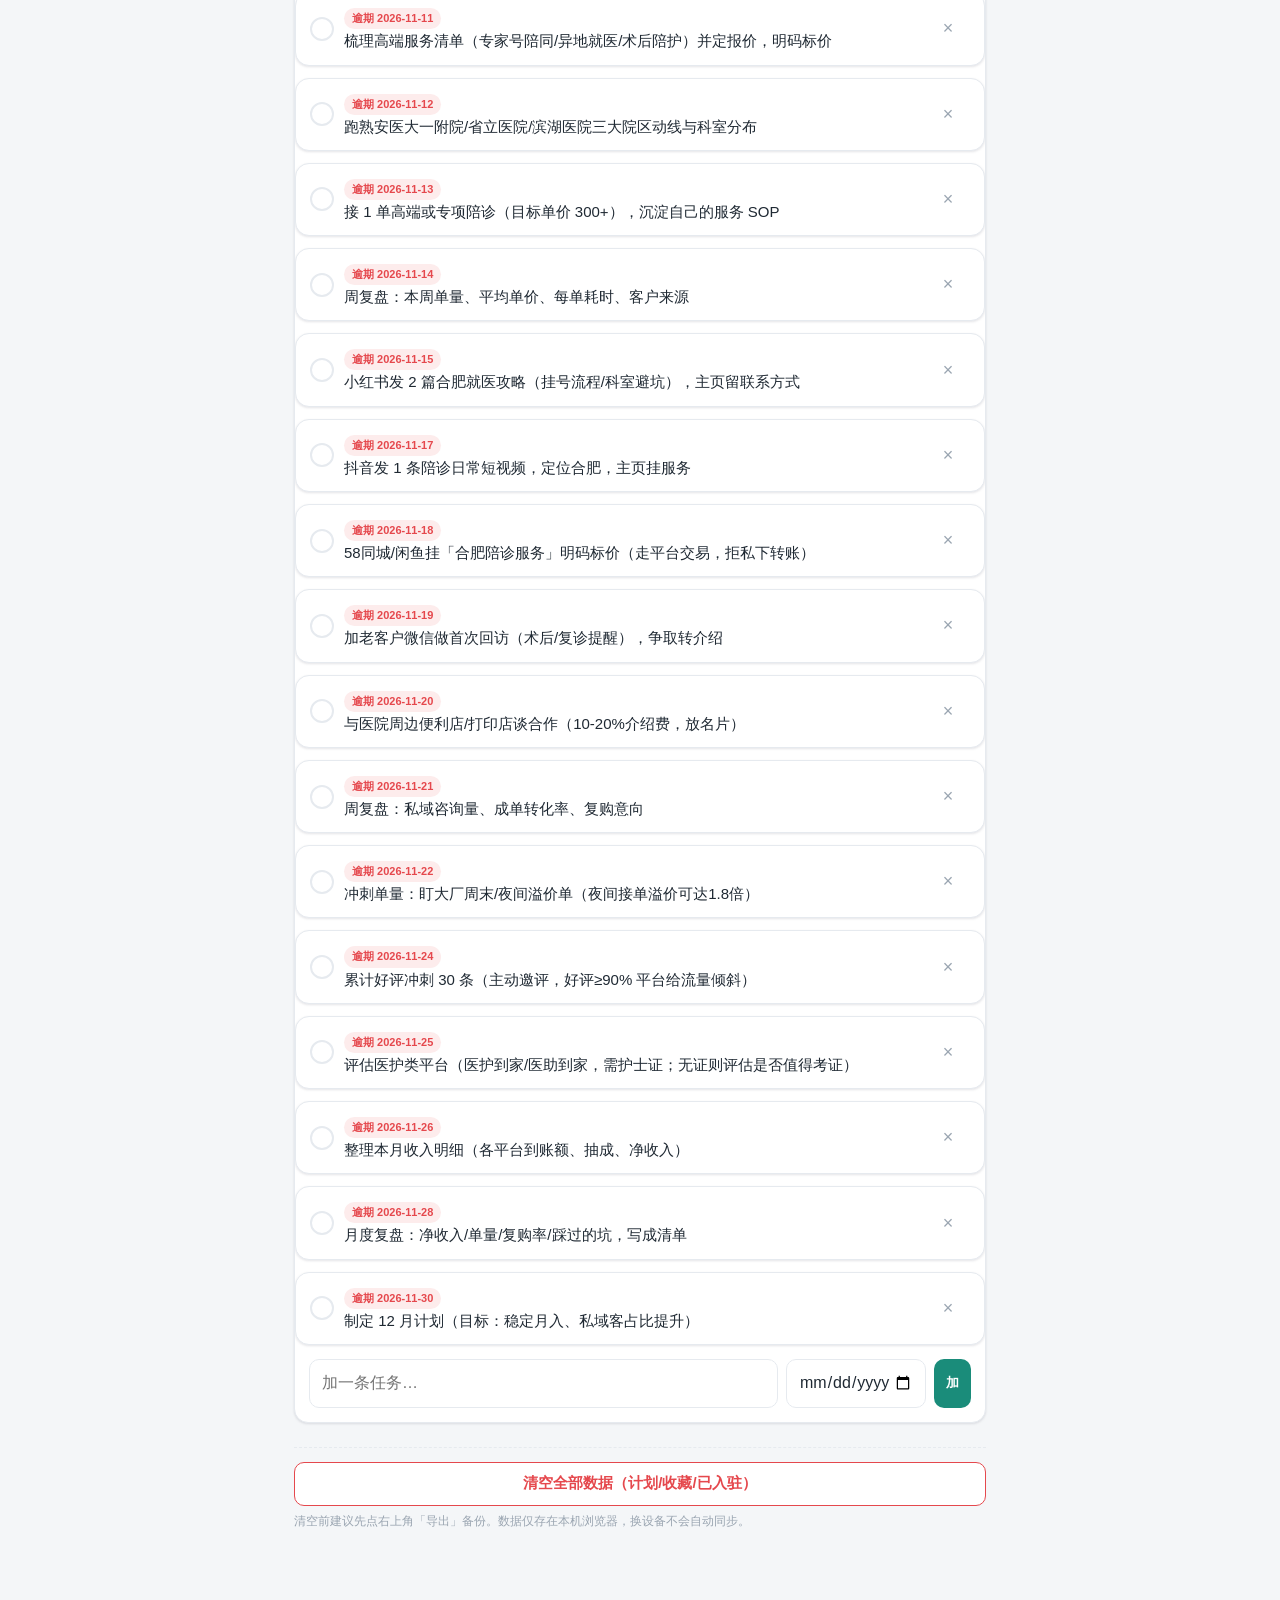
<file: plan.html>
<!DOCTYPE html>
<html lang="zh-CN">
<head>
  <meta charset="UTF-8">
  <meta name="viewport" content="width=device-width, initial-scale=1, viewport-fit=cover">
  <meta name="theme-color" content="#1A8C7A">
  <title>帮老弟找工作 · 求职计划</title>
  <link rel="stylesheet" href="assets/css/base.css">
  <link rel="stylesheet" href="assets/css/layout.css">
  <link rel="stylesheet" href="assets/css/components.css">
</head>
<body>
  <header class="topbar">
    <div class="topbar__title">求职计划</div>
    <div class="topbar__actions">
      <button class="iconbtn" id="btnExport">导出</button>
      <button class="iconbtn" id="btnImport">导入</button>
    </div>
  </header>

  <main class="container">
    <!-- 本月计划：只保留本月这一份，历史计划自动清理 -->
    <section class="section">
      <div class="section__title">本月计划</div>
      <div class="form-card">
        <p class="hint" style="margin:0 0 10px">只保留「11 月稳定增收计划」（11/1-11/30，25 个任务）。打开本页会自动清掉历史计划；点下面按钮可手动重置（会清空打勾记录）。</p>
        <button class="btn btn--block" id="btnLoadMonth" type="button">重置为 11 月计划（清空历史）</button>
        <p class="hint" id="loadMonthMsg" style="margin:8px 0 0"></p>
      </div>
    </section>

    <!-- 新建计划 -->
    <section class="section">
      <div class="section__title">新建短期计划</div>
      <form class="form-card" id="newPlan">
        <label>计划名称</label>
        <input name="title" placeholder="如：12 月稳定增收" required>
        <div style="display:flex;gap:10px">
          <div style="flex:1"><label>开始日期</label><input name="start" type="date" required></div>
          <div style="flex:1"><label>结束日期</label><input name="end" type="date" required></div>
        </div>
        <label>目标（一句话）</label>
        <input name="goal" placeholder="如：首月攒 10 条好评">
        <button class="btn btn--block" type="submit" style="margin-top:12px">创建计划</button>
      </form>
    </section>

    <!-- 计划列表 -->
    <section class="section">
      <div class="section__title">我的计划</div>
      <div id="planList"></div>
    </section>

    <!-- 危险区：清空数据 -->
    <section class="danger-zone">
      <button class="btn btn--danger btn--block" id="btnClear">清空全部数据（计划/收藏/已入驻）</button>
      <p class="hint">清空前建议先点右上角「导出」备份。数据仅存在本机浏览器，换设备不会自动同步。</p>
    </section>
  </main>

  <input type="file" id="fileImport" accept="application/json" style="display:none">

  <nav class="tabbar">
    <a class="tab" data-nav="home" href="index.html"><svg viewBox="0 0 24 24"><path d="M3 11l9-8 9 8v9a1 1 0 0 1-1 1h-5v-6H10v6H5a1 1 0 0 1-1-1z"/></svg><span>首页</span></a>
    <a class="tab" data-nav="info" href="info.html"><svg viewBox="0 0 24 24"><path d="M5 3h14v18H5zM8 7h8v2H8zM8 11h8v2H8zM8 15h5v2H8z"/></svg><span>资讯</span></a>
    <a class="tab" data-nav="plan" href="plan.html"><svg viewBox="0 0 24 24"><path d="M4 4h16v16H4zM7 8l2 2 3-3M7 14l2 2 3-3M14 9h3v2h-3zM14 15h3v2h-3z"/></svg><span>计划</span></a>
  </nav>

  <script src="assets/js/store.js"></script>
  <script src="assets/js/app.js"></script>
  <script src="assets/js/plan.js"></script>
</body>
</html>
</file>
<file: assets/css/base.css>
/* =========================================================
 * base.css —— 设计变量 / 重置 / 基础排版
 * 维护：改配色改 :root；改全局字体/边距看 body
 * ======================================================= */
:root{
  /* 主色：医疗陪伴感 青绿 */
  --c-primary:#1A8C7A;
  --c-primary-d:#147464;
  --c-accent:#2F6FED;
  /* 状态色：红=逾期/支出，绿=完成/收入，橙=提醒 */
  --c-danger:#E5484D;
  --c-success:#2BA24C;
  --c-warn:#E8941A;
  /* 中性 */
  --bg:#F4F6F8;
  --card:#FFFFFF;
  --text:#1F2933;
  --text-2:#637084;
  --text-3:#9AA5B1;
  --line:#E6EAEF;
  /* 形状 */
  --radius:14px;
  --radius-sm:10px;
  --shadow:0 1px 3px rgba(20,30,50,.08),0 1px 2px rgba(20,30,50,.04);
  /* 最小点击区（移动端铁律） */
  --tap:44px;
}

*{box-sizing:border-box;margin:0;padding:0}
html{-webkit-text-size-adjust:100%;-webkit-tap-highlight-color:transparent}
body{
  font-family:-apple-system,BlinkMacSystemFont,"Segoe UI",Roboto,"PingFang SC","Microsoft YaHei",sans-serif;
  background:var(--bg);
  color:var(--text);
  font-size:15px;
  line-height:1.55;
  /* 给底部 Tab 留空间 + 适配安全区 */
  padding-bottom:calc(64px + env(safe-area-inset-bottom));
}
a{color:inherit;text-decoration:none}
img{max-width:100%}

/* 输入框：字号≥16px 防止 iOS 自动放大 */
input,select,textarea{
  font:inherit;
  font-size:16px;
  color:var(--text);
  width:100%;
  padding:10px 12px;
  border:1px solid var(--line);
  border-radius:var(--radius-sm);
  background:#fff;
  outline:none;
}
input:focus,select:focus,textarea:focus{border-color:var(--c-primary)}
textarea{resize:vertical;min-height:64px}
label{display:block;font-size:13px;color:var(--text-2);margin:10px 2px 4px}
</file>
<file: assets/css/layout.css>
/* =========================================================
 * layout.css —— 布局 / 响应式断点 / 顶栏 / 底部Tab
 * 维护：容器宽度改 .container；响应式断点统一在文件底部
 * ======================================================= */
.container{max-width:720px;margin:0 auto;padding:12px 14px 16px}

/* 顶部栏：置顶，含标题 + 备份按钮 */
.topbar{
  position:sticky;top:0;z-index:20;background:#fff;
  border-bottom:1px solid var(--line);
  display:flex;align-items:center;justify-content:space-between;
  padding:10px 14px;
  padding-top:calc(10px + env(safe-area-inset-top));
}
.topbar__title{font-weight:700;font-size:17px;color:var(--c-primary-d)}
.topbar__actions{display:flex;gap:8px}

/* 区块标题 */
.section{margin-top:18px}
.section__title{
  font-size:14px;color:var(--text-2);font-weight:600;
  margin:0 2px 10px;display:flex;align-items:center;gap:6px;
}
.section__title .count{
  margin-left:auto;font-size:12px;color:var(--text-3);font-weight:500;
}

/* 底部 Tab 导航（移动端） */
.tabbar{
  position:fixed;left:0;right:0;bottom:0;z-index:30;
  background:#fff;border-top:1px solid var(--line);
  display:flex;
  padding-bottom:env(safe-area-inset-bottom);
}
.tab{
  flex:1;display:flex;flex-direction:column;align-items:center;justify-content:center;
  gap:2px;min-height:var(--tap);color:var(--text-2);
  font-size:11px;padding:6px 0;
}
.tab svg{width:22px;height:22px;fill:currentColor}
.tab.is-active{color:var(--c-primary)}
.tab.is-active svg{fill:var(--c-primary)}

/* 两列网格（统计卡），桌面变三列 */
.grid2{display:grid;grid-template-columns:1fr 1fr;gap:12px}
.grid3{display:grid;grid-template-columns:1fr 1fr 1fr;gap:10px}

/* 快捷入口大按钮 */
.quick{display:grid;grid-template-columns:1fr 1fr;gap:12px}

/* 筛选 Tab：窄屏横向滚动 */
.filters{
  display:flex;gap:8px;overflow-x:auto;
  padding:2px 0 6px;-webkit-overflow-scrolling:touch;
  scrollbar-width:none;
}
.filters::-webkit-scrollbar{display:none}

/* ===== 响应式：≥768px 桌面 ===== */
@media(min-width:768px){
  .grid2{grid-template-columns:repeat(3,1fr)}
  .quick{grid-template-columns:repeat(3,1fr)}
  /* 桌面也可保留底部 Tab，这里仅放大间距 */
  .container{padding-top:18px}
}
</file>
<file: assets/css/components.css>
/* =========================================================
 * components.css —— 卡片 / 按钮 / 标签 / 进度环 / 列表 / 表单
 * 维护：新增组件样式放这里，类名用 BEM（block__el--mod）
 * ======================================================= */

/* 卡片 */
.card{
  background:var(--card);border:1px solid var(--line);
  border-radius:var(--radius);padding:14px;box-shadow:var(--shadow);
}
.card + .card{margin-top:12px}

/* 按钮 */
.btn{
  display:inline-flex;align-items:center;justify-content:center;gap:6px;
  min-height:var(--tap);padding:0 16px;
  border:none;border-radius:var(--radius-sm);
  background:var(--c-primary);color:#fff;font-size:15px;font-weight:600;
  cursor:pointer;
}
.btn:active{background:var(--c-primary-d)}
.btn--block{width:100%}
.btn--ghost{background:#fff;color:var(--c-primary);border:1px solid var(--c-primary)}
.btn--danger{background:#fff;color:var(--c-danger);border:1px solid var(--c-danger)}
.btn--sm{min-height:34px;padding:0 12px;font-size:13px}

/* 顶部小图标按钮（导出/导入） */
.iconbtn{
  min-height:34px;padding:0 12px;border-radius:var(--radius-sm);
  border:1px solid var(--line);background:#fff;color:var(--text-2);
  font-size:13px;cursor:pointer;
}
.iconbtn:active{background:var(--bg)}

/* 徽标 / 标签 */
.badge{
  display:inline-flex;align-items:center;
  font-size:11px;font-weight:600;padding:2px 8px;border-radius:999px;
  background:#EAF6F3;color:var(--c-primary-d);
}
.badge--hot{background:#FDECEC;color:var(--c-danger)}
.badge--warn{background:#FDF3E3;color:var(--c-warn)}
.badge--overdue{background:#FDECEC;color:var(--c-danger)}
.badge--today{background:#EAF1FE;color:var(--c-accent)}
.badge--done{background:#EAF6EE;color:var(--c-success)}

/* 筛选可点标签 */
.chip{
  flex:0 0 auto;min-height:36px;padding:0 14px;
  border:1px solid var(--line);border-radius:999px;
  background:#fff;color:var(--text-2);font-size:13px;cursor:pointer;white-space:nowrap;
}
.chip.is-active{background:var(--c-primary);color:#fff;border-color:var(--c-primary)}

/* 进度环（内联 SVG） */
.ring{width:46px;height:46px;flex:0 0 auto}
.ring__bg{fill:none;stroke:var(--line);stroke-width:4}
.ring__fg{fill:none;stroke:var(--c-primary);stroke-width:4;stroke-linecap:round;transition:stroke-dashoffset .4s}
.ring__txt{font-size:11px;text-anchor:middle;fill:var(--text);font-weight:600}

/* 星级 */
.stars{display:inline-flex;gap:1px}
.star{width:14px;height:14px;fill:var(--line)}
.star--on{fill:var(--c-warn)}

/* 资讯卡 */
.info-card{position:relative}
.info-card__head{display:flex;align-items:center;gap:8px;flex-wrap:wrap}
.info-card__name{font-size:16px;font-weight:700}
.info-card__row{margin-top:8px;font-size:13px;color:var(--text-2);display:flex;gap:6px}
.info-card__row b{color:var(--text);font-weight:600;flex:0 0 64px}
.info-card__note{margin-top:8px;font-size:12px;color:var(--text-3);background:var(--bg);padding:6px 8px;border-radius:8px}
.info-card__acts{margin-top:10px;display:flex;gap:8px}
.mini-toggle{
  flex:1;min-height:38px;border:1px solid var(--line);border-radius:var(--radius-sm);
  background:#fff;color:var(--text-2);font-size:13px;cursor:pointer;
}
.mini-toggle.is-on{background:var(--c-primary);color:#fff;border-color:var(--c-primary)}

/* 任务行 */
.task{display:flex;align-items:center;gap:10px;padding:12px 14px}
.task__check{
  width:24px;height:24px;border-radius:50%;border:2px solid var(--line);
  flex:0 0 auto;cursor:pointer;display:flex;align-items:center;justify-content:center;
}
.task__check.is-done{border-color:var(--c-success);background:var(--c-success)}
.task__check.is-done svg{fill:#fff}
.task__body{flex:1;min-width:0}
.task__text{font-size:15px}
.task.is-done .task__text{color:var(--text-3);text-decoration:line-through}
.task__meta{font-size:12px;color:var(--text-3);margin-top:2px}
.task__del{color:var(--text-3);min-width:var(--tap);min-height:var(--tap);background:none;border:none;cursor:pointer;font-size:18px}

/* 今日待处理项 */
.today-item{display:flex;align-items:center;gap:10px;padding:12px 14px}
.today-item__body{flex:1}
.today-item__plan{font-size:11px;color:var(--text-3)}

/* 空状态 */
.empty{text-align:center;color:var(--text-3);padding:28px 12px;font-size:14px}

/* 统计卡 */
.stat{background:#fff;border:1px solid var(--line);border-radius:var(--radius);padding:14px;text-align:center;box-shadow:var(--shadow)}
.stat__num{font-size:24px;font-weight:700;color:var(--c-primary)}
.stat__label{font-size:12px;color:var(--text-2);margin-top:2px}

/* 快捷入口 */
.quick__item{
  background:#fff;border:1px solid var(--line);border-radius:var(--radius);
  padding:16px 14px;display:flex;align-items:center;gap:10px;box-shadow:var(--shadow);
}
.quick__item svg{width:26px;height:26px;fill:var(--c-primary);flex:0 0 auto}
.quick__item b{font-size:15px}
.quick__item span{display:block;font-size:11px;color:var(--text-2)}

/* 表单块 */
.form-card{background:#fff;border:1px solid var(--line);border-radius:var(--radius);padding:14px;box-shadow:var(--shadow)}
.hint{font-size:12px;color:var(--text-3);margin-top:6px}
.danger-zone{margin-top:24px;border-top:1px dashed var(--line);padding-top:14px}
</file>
